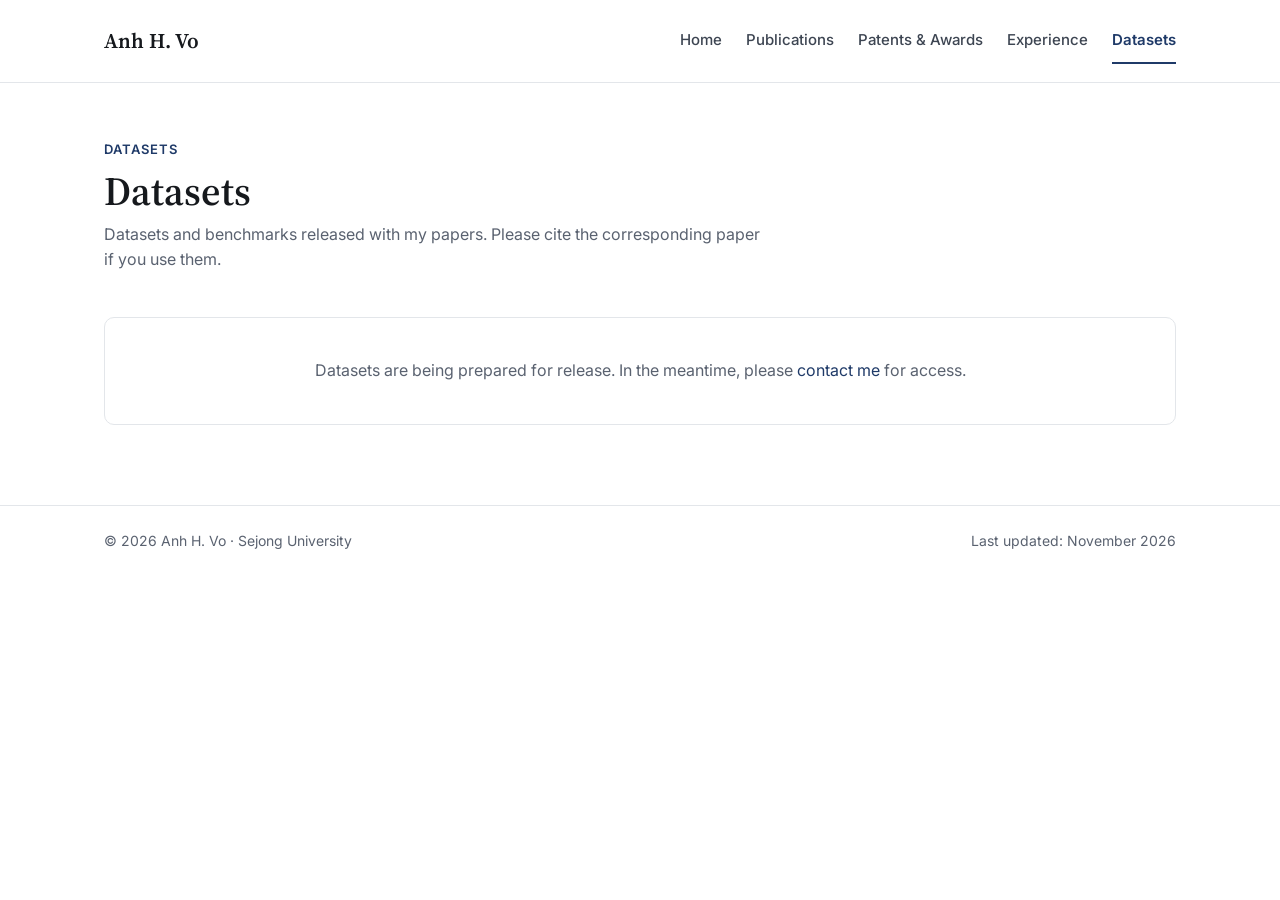
<file: datasets.html>
<!doctype html>
<html lang="en">
<head>
<meta charset="utf-8">
<meta name="viewport" content="width=device-width, initial-scale=1">
<title>Datasets — Anh H. Vo</title>
<meta name="author" content="Anh H. Vo">
<link rel="preconnect" href="https://fonts.googleapis.com">
<link rel="preconnect" href="https://fonts.gstatic.com" crossorigin>
<link href="https://fonts.googleapis.com/css2?family=Source+Serif+4:opsz,wght@8..60,500;8..60,600&amp;family=Inter:wght@400;500;600;700&amp;display=swap" rel="stylesheet">
<link rel="stylesheet" href="assets/css/style.css">
</head>
<body>

<header class="site-header">
  <div class="wrap">
    <a class="brand" href="index.html">Anh H. Vo</a>
    <nav class="site-nav" aria-label="Main">
      <a href="index.html">Home</a>
      <a href="publications.html">Publications</a>
      <a href="patents-awards.html">Patents &amp; Awards</a>
      <a href="experience.html">Experience</a>
      <a href="datasets.html" aria-current="page">Datasets</a>
    </nav>
  </div>
</header>

<main>

  <section class="wrap page-head">
    <p class="kicker">Datasets</p>
    <h1>Datasets</h1>
    <p class="lede">Datasets and benchmarks released with my papers. Please cite the corresponding paper if you use them.</p>
  </section>
  <section class="wrap" style="padding-bottom:64px">

    <!-- ===== Dataset card template: copy this block once per dataset, fill in, and remove the comment marks =====
    <article class="card">
      <p class="kicker" style="margin-bottom:6px">3D Facial Expression · Text–Motion</p>
      <h3>[Dataset name]</h3>
      <p>[One or two sentences: what it contains, how it was collected, what task it supports.]</p>
      <div class="meta">
        <span><b>Size</b> [e.g., 10,000 samples]</span>
        <span><b>Modality</b> [e.g., 3D mesh sequences + text instructions]</span>
        <span><b>License</b> [e.g., CC BY-NC 4.0]</span>
        <span><b>Paper</b> <a href="publications.html">[Venue Year]</a></span>
      </div>
      <div class="plinks">
        <a href="">Download</a>
        <a href="">GitHub</a>
        <a href="">Paper</a>
      </div>
    </article>
    ============================================================================================================== -->

    <article class="card" style="text-align:center;color:var(--muted);padding:40px 24px">
      Datasets are being prepared for release. In the meantime, please <a href="mailto:vohoanganh89@gmail.com">contact me</a> for access.
    </article>
  </section>
</main>

<footer class="site-footer">
  <div class="wrap">
    <span>© 2026 Anh H. Vo · Sejong University</span>
    <span>Last updated: November 2026</span>
  </div>
</footer>
</body>
</html>
</file>
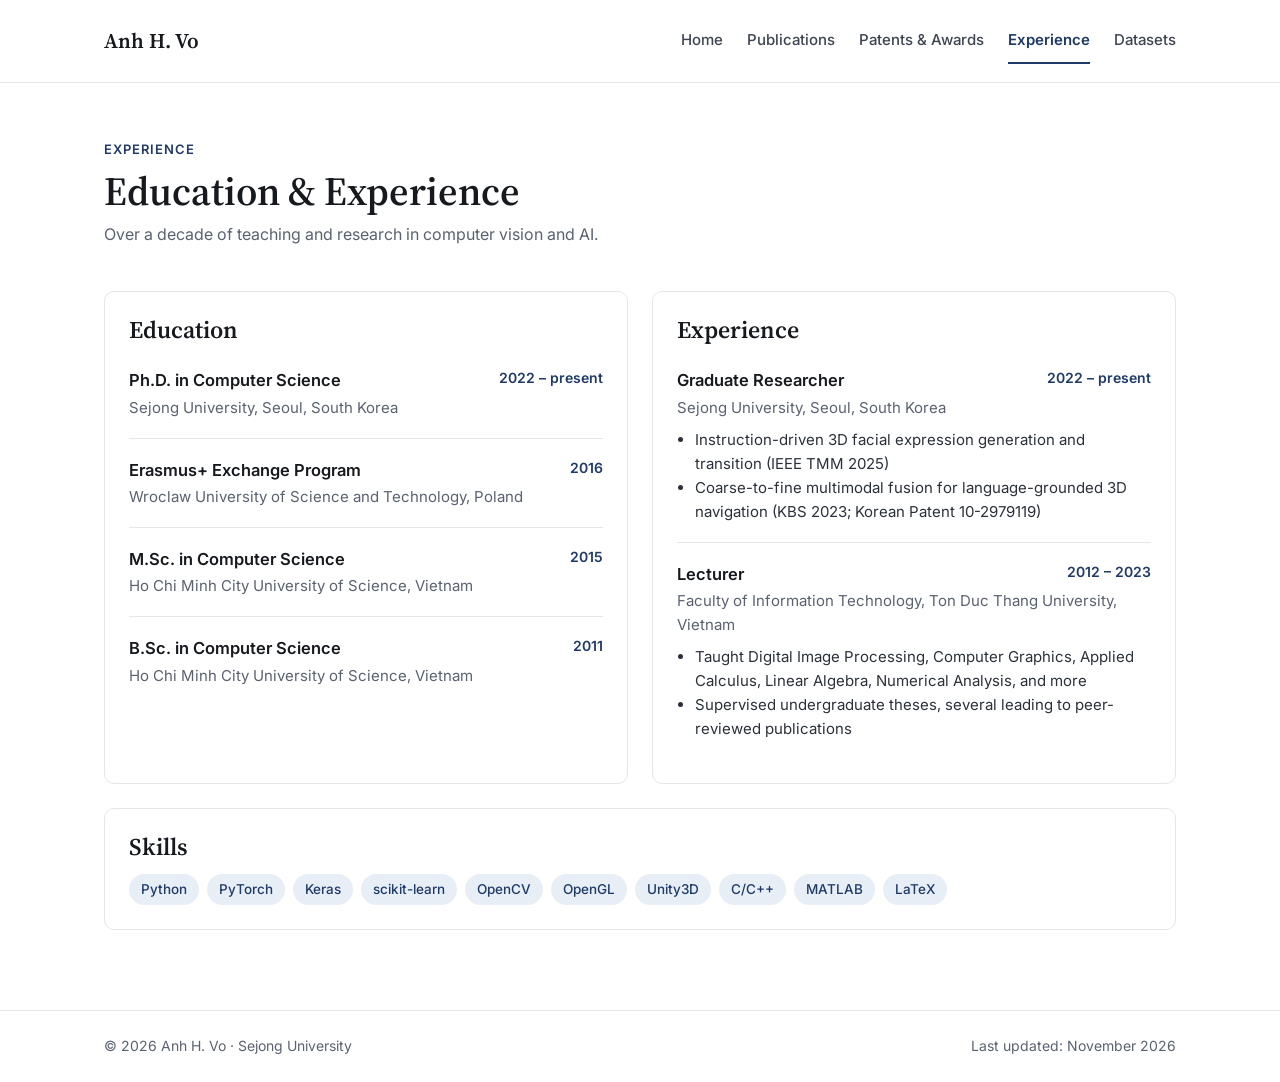
<file: experience.html>
<!doctype html>
<html lang="en">
<head>
<meta charset="utf-8">
<meta name="viewport" content="width=device-width, initial-scale=1">
<title>Experience — Anh H. Vo</title>
<meta name="author" content="Anh H. Vo">
<link rel="preconnect" href="https://fonts.googleapis.com">
<link rel="preconnect" href="https://fonts.gstatic.com" crossorigin>
<link href="https://fonts.googleapis.com/css2?family=Source+Serif+4:opsz,wght@8..60,500;8..60,600&amp;family=Inter:wght@400;500;600;700&amp;display=swap" rel="stylesheet">
<link rel="stylesheet" href="assets/css/style.css">
</head>
<body>

<header class="site-header">
  <div class="wrap">
    <a class="brand" href="index.html">Anh H. Vo</a>
    <nav class="site-nav" aria-label="Main">
      <a href="index.html">Home</a>
      <a href="publications.html">Publications</a>
      <a href="patents-awards.html">Patents &amp; Awards</a>
      <a href="experience.html" aria-current="page">Experience</a>
      <a href="datasets.html">Datasets</a>
    </nav>
  </div>
</header>

<main>

  <section class="wrap page-head">
    <p class="kicker">Experience</p>
    <h1>Education &amp; Experience</h1>
    <p class="lede">Over a decade of teaching and research in computer vision and AI.</p>
  </section>
  <section class="wrap" style="padding-bottom:64px">
    <div class="two-col">
      <div class="card">
        <h2 class="sec" style="font-size:24px;margin-bottom:4px">Education</h2>
        <div class="entry"><span class="what">Ph.D. in Computer Science</span><span class="when">2022 – present</span><span class="where">Sejong University, Seoul, South Korea</span></div>
        <div class="entry"><span class="what">Erasmus+ Exchange Program</span><span class="when">2016</span><span class="where">Wroclaw University of Science and Technology, Poland</span></div>
        <div class="entry"><span class="what">M.Sc. in Computer Science</span><span class="when">2015</span><span class="where">Ho Chi Minh City University of Science, Vietnam</span></div>
        <div class="entry"><span class="what">B.Sc. in Computer Science</span><span class="when">2011</span><span class="where">Ho Chi Minh City University of Science, Vietnam</span></div>
      </div>
      <div class="card">
        <h2 class="sec" style="font-size:24px;margin-bottom:4px">Experience</h2>
        <div class="entry">
          <span class="what">Graduate Researcher</span><span class="when">2022 – present</span>
          <span class="where">Sejong University, Seoul, South Korea</span>
          <ul>
            <li>Instruction-driven 3D facial expression generation and transition (IEEE TMM 2025)</li>
            <li>Coarse-to-fine multimodal fusion for language-grounded 3D navigation (KBS 2023; Korean Patent 10-2979119)</li>
          </ul>
        </div>
        <div class="entry">
          <span class="what">Lecturer</span><span class="when">2012 – 2023</span>
          <span class="where">Faculty of Information Technology, Ton Duc Thang University, Vietnam</span>
          <ul>
            <li>Taught Digital Image Processing, Computer Graphics, Applied Calculus, Linear Algebra, Numerical Analysis, and more</li>
            <li>Supervised undergraduate theses, several leading to peer-reviewed publications</li>
          </ul>
        </div>
      </div>
    </div>
    <div class="card" style="margin-top:8px">
      <h2 class="sec" style="font-size:24px;margin-bottom:12px">Skills</h2>
      <ul class="chips" style="margin:0">
        <li>Python</li><li>PyTorch</li><li>Keras</li><li>scikit-learn</li><li>OpenCV</li><li>OpenGL</li><li>Unity3D</li><li>C/C++</li><li>MATLAB</li><li>LaTeX</li>
      </ul>
    </div>
  </section>
</main>

<footer class="site-footer">
  <div class="wrap">
    <span>© 2026 Anh H. Vo · Sejong University</span>
    <span>Last updated: November 2026</span>
  </div>
</footer>
</body>
</html>
</file>
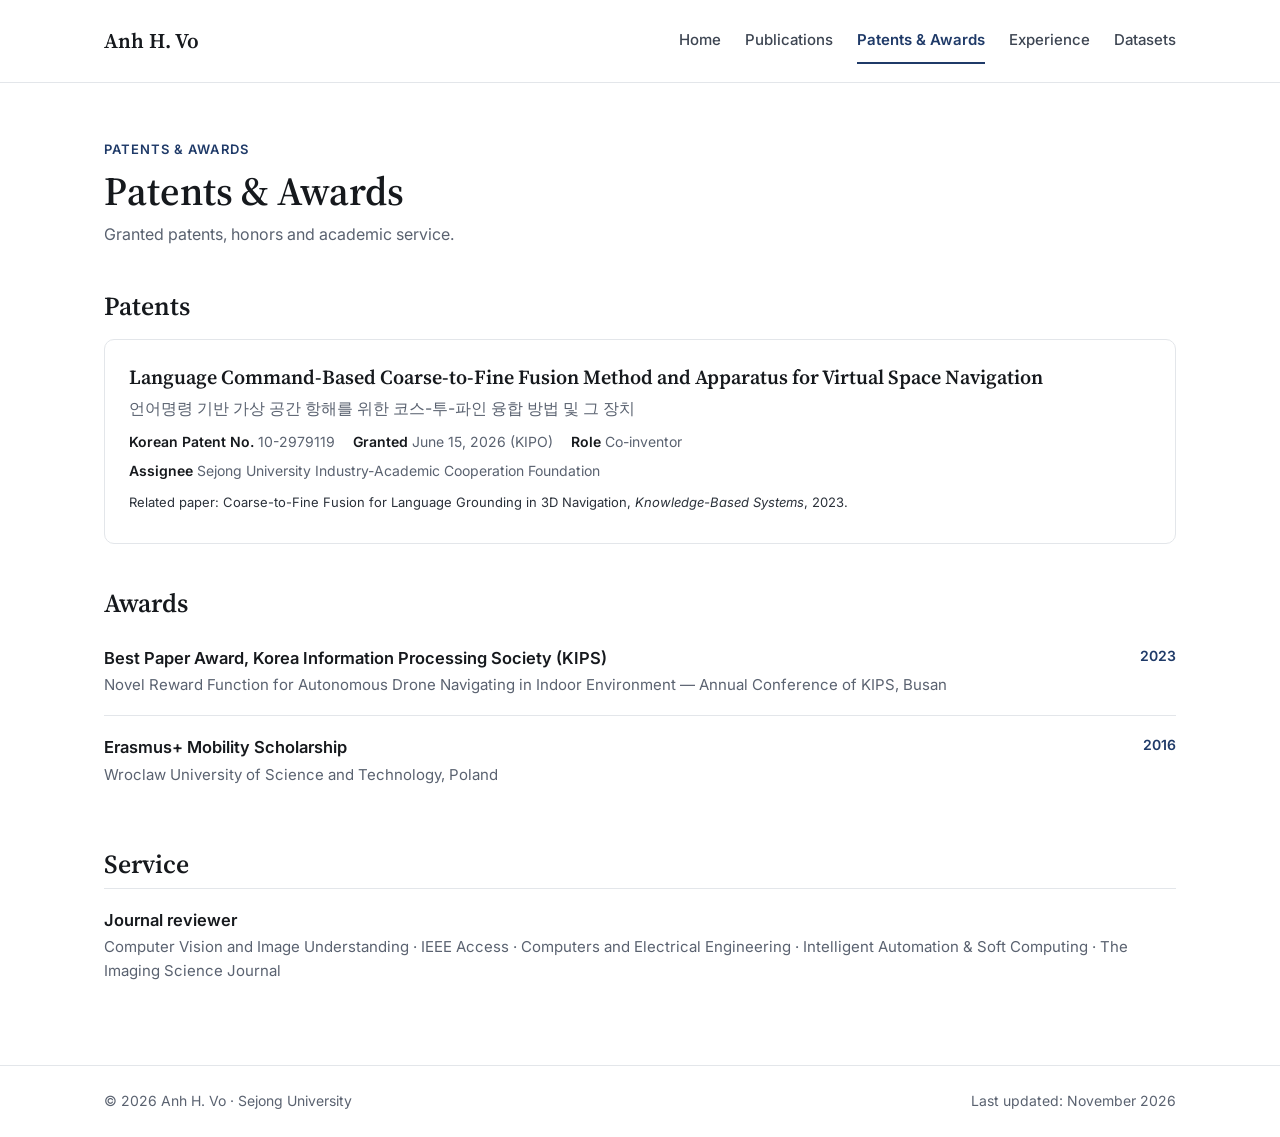
<file: patents-awards.html>
<!doctype html>
<html lang="en">
<head>
<meta charset="utf-8">
<meta name="viewport" content="width=device-width, initial-scale=1">
<title>Patents &amp; Awards — Anh H. Vo</title>
<meta name="author" content="Anh H. Vo">
<link rel="preconnect" href="https://fonts.googleapis.com">
<link rel="preconnect" href="https://fonts.gstatic.com" crossorigin>
<link href="https://fonts.googleapis.com/css2?family=Source+Serif+4:opsz,wght@8..60,500;8..60,600&amp;family=Inter:wght@400;500;600;700&amp;display=swap" rel="stylesheet">
<link rel="stylesheet" href="assets/css/style.css">
</head>
<body>

<header class="site-header">
  <div class="wrap">
    <a class="brand" href="index.html">Anh H. Vo</a>
    <nav class="site-nav" aria-label="Main">
      <a href="index.html">Home</a>
      <a href="publications.html">Publications</a>
      <a href="patents-awards.html" aria-current="page">Patents &amp; Awards</a>
      <a href="experience.html">Experience</a>
      <a href="datasets.html">Datasets</a>
    </nav>
  </div>
</header>

<main>

  <section class="wrap page-head">
    <p class="kicker">Patents &amp; Awards</p>
    <h1>Patents &amp; Awards</h1>
    <p class="lede">Granted patents, honors and academic service.</p>
  </section>
  <section class="wrap" style="padding-bottom:64px">
    <h2 class="sec" style="font-size:26px;margin-bottom:16px">Patents</h2>
    <article class="card">
      <h3>Language Command-Based Coarse-to-Fine Fusion Method and Apparatus for Virtual Space Navigation</h3>
      <p lang="ko" style="color:var(--muted)">언어명령 기반 가상 공간 항해를 위한 코스-투-파인 융합 방법 및 그 장치</p>
      <div class="meta">
        <span><b>Korean Patent No.</b> 10-2979119</span>
        <span><b>Granted</b> June 15, 2026 (KIPO)</span>
        <span><b>Role</b> Co-inventor</span>
        <span><b>Assignee</b> Sejong University Industry-Academic Cooperation Foundation</span>
      </div>
      <p class="note" style="margin-top:10px">Related paper: Coarse-to-Fine Fusion for Language Grounding in 3D Navigation, <em>Knowledge-Based Systems</em>, 2023.</p>
    </article>

    <h2 class="sec" style="font-size:26px;margin:44px 0 8px">Awards</h2>
    <div class="entry">
      <span class="what">Best Paper Award, Korea Information Processing Society (KIPS)</span><span class="when">2023</span>
      <span class="where">Novel Reward Function for Autonomous Drone Navigating in Indoor Environment — Annual Conference of KIPS, Busan</span>
    </div>
    <div class="entry">
      <span class="what">Erasmus+ Mobility Scholarship</span><span class="when">2016</span>
      <span class="where">Wroclaw University of Science and Technology, Poland</span>
    </div>

    <h2 class="sec" style="font-size:26px;margin:44px 0 8px">Service</h2>
    <div class="entry">
      <span class="what">Journal reviewer</span>
      <span class="where">Computer Vision and Image Understanding · IEEE Access · Computers and Electrical Engineering · Intelligent Automation &amp; Soft Computing · The Imaging Science Journal</span>
    </div>
  </section>
</main>

<footer class="site-footer">
  <div class="wrap">
    <span>© 2026 Anh H. Vo · Sejong University</span>
    <span>Last updated: November 2026</span>
  </div>
</footer>
</body>
</html>
</file>
<file: assets/css/style.css>
/* Anh H. Vo — shared site styles (layout follows the Yong-Guk Kim lab site, navy palette) */
:root{
  --accent:#1F3A68;      /* navy */
  --accent-dark:#152A4D;
  --accent-soft:#E8EEF6;
  --accent-tint:#F3F6FB;
  --ink:#16191D;
  --text:#2B313A;
  --muted:#5A6270;
  --nav:#3D4552;
  --line:#E3E6EA;
  --line-strong:#C9D0D9;
  --band:#F6F7F9;
}
*{box-sizing:border-box}
html{scroll-behavior:smooth}
body{margin:0;background:#fff;color:var(--ink);font-family:Inter,system-ui,sans-serif;font-size:16px;line-height:1.6}
a{color:var(--accent);text-decoration:none}
a:hover{color:var(--accent-dark);text-decoration:underline}
.serif{font-family:'Source Serif 4',Georgia,serif}
.wrap{max-width:1120px;margin:0 auto;padding:0 24px}

/* Header */
.site-header{border-bottom:1px solid var(--line);background:#fff}
.site-header .wrap{padding-top:18px;padding-bottom:18px;display:flex;flex-wrap:wrap;align-items:center;justify-content:space-between;gap:12px 32px}
.brand{font-family:'Source Serif 4',Georgia,serif;font-size:21px;font-weight:600;color:var(--ink)}
.brand:hover{color:var(--ink);text-decoration:none}
.site-nav{display:flex;flex-wrap:wrap;gap:4px 24px;font-size:15px;font-weight:500}
.site-nav a{color:var(--nav);padding:10px 0;border-bottom:2px solid transparent}
.site-nav a:hover{color:var(--accent);text-decoration:none}
.site-nav a[aria-current="page"]{color:var(--accent);font-weight:600;border-bottom-color:var(--accent)}

/* Hero */
.hero{padding-top:72px;padding-bottom:64px;display:flex;flex-wrap:wrap;gap:48px;align-items:flex-start}
.hero-side{flex:0 0 250px;text-align:center}
.hero-side img{display:block;margin:0 auto 20px;width:200px;height:200px;object-fit:cover;border-radius:50%;border:4px solid var(--accent-soft)}
.contact{list-style:none;margin:0;padding:0;text-align:left;font-size:14.5px}
.contact li{border-bottom:1px solid var(--line)}
.contact li:last-child{border-bottom:none}
.contact a{display:flex;align-items:center;gap:10px;padding:8px 4px;color:var(--text);overflow-wrap:anywhere}
.contact a:hover{color:var(--accent);text-decoration:none;background:var(--accent-tint)}
.contact i{width:20px;text-align:center;color:var(--accent);flex:0 0 20px}
.hero-body{flex:999 1 480px;min-width:0}
.kicker{margin:0 0 8px;font-size:13px;font-weight:600;letter-spacing:.08em;text-transform:uppercase;color:var(--accent)}
.hero h1{margin:0 0 2px;font-family:'Source Serif 4',Georgia,serif;font-size:48px;line-height:1.1;font-weight:600;letter-spacing:-.01em}
.hero .native{margin:0 0 10px;font-size:16px;color:var(--muted)}
.hero .affil{margin:0 0 4px;font-size:18px;color:var(--nav)}
.hero .loc{margin:0 0 24px;color:var(--muted)}
.hero .bio{margin:0 0 16px;max-width:660px;font-size:17px;color:var(--text)}
.callout{margin:0 0 24px;max-width:660px;padding:12px 16px;border-left:3px solid var(--accent);background:var(--accent-tint);border-radius:0 6px 6px 0;font-size:15px;color:var(--text)}
.btns{display:flex;flex-wrap:wrap;gap:10px}
.btn{display:inline-flex;align-items:center;min-height:44px;padding:0 18px;border-radius:6px;border:1px solid var(--line-strong);color:var(--ink);font-size:15px;font-weight:500}
.btn:hover{border-color:var(--accent);color:var(--accent);text-decoration:none}
.btn.primary{background:var(--accent);border-color:var(--accent);color:#fff}
.btn.primary:hover{background:var(--accent-dark);color:#fff}
.chips{display:flex;flex-wrap:wrap;gap:8px;list-style:none;margin:0 0 28px;padding:0}
.chips li{font-size:13.5px;font-weight:500;background:var(--accent-soft);color:var(--accent);padding:5px 12px;border-radius:999px}

/* Sections */
.band{background:var(--band);border-top:1px solid var(--line);border-bottom:1px solid var(--line)}
.section{padding-top:64px;padding-bottom:64px}
.page-head{padding-top:56px;padding-bottom:8px}
.page-head h1{margin:0 0 8px;font-family:'Source Serif 4',Georgia,serif;font-size:40px;font-weight:600;line-height:1.15}
h2.sec{margin:0 0 8px;font-family:'Source Serif 4',Georgia,serif;font-size:32px;font-weight:600;line-height:1.2}
.lede{margin:0 0 36px;color:var(--muted);max-width:660px}
.more{margin:36px 0 0;font-size:15px;font-weight:500}
.note{font-size:13px;color:var(--muted)}

/* Paper cards */
.paper-list{display:flex;flex-direction:column;gap:16px}
.paper{display:grid;grid-template-columns:300px minmax(0,1fr);gap:28px;align-items:start;background:#fff;border:1px solid var(--line);border-radius:10px;padding:20px 22px}
.venue{align-self:start;text-align:center;background:var(--accent);color:#fff;border-radius:6px;padding:8px 6px;font-size:12px;font-weight:700;line-height:1.35;letter-spacing:.02em}
.venue span{display:block;font-weight:500;opacity:.85}
.paper h3{margin:0 0 6px;font-family:'Source Serif 4',Georgia,serif;font-size:20px;font-weight:600;line-height:1.3;color:var(--ink)}
.paper .authors{margin:0 0 2px;font-size:15px;color:var(--text)}
.paper .where{margin:0;font-size:14.5px;color:var(--muted);font-style:italic}
.me{font-weight:600;color:var(--ink);text-decoration:underline;text-underline-offset:2px}
.plinks{display:flex;flex-wrap:wrap;gap:8px;margin-top:12px}
.plinks a{display:inline-flex;align-items:center;min-height:32px;padding:0 12px;border:1px solid var(--line-strong);border-radius:6px;font-size:13.5px;font-weight:500;color:var(--ink)}
.plinks a:hover{border-color:var(--accent);color:var(--accent);text-decoration:none}
.plinks a[href=""]{display:none}
.plinks button{display:inline-flex;align-items:center;min-height:32px;padding:0 12px;border:1px solid var(--line-strong);border-radius:6px;background:#fff;font:inherit;font-size:13.5px;font-weight:500;color:var(--ink);cursor:pointer}
.plinks button:hover,.plinks button[aria-expanded="true"]{border-color:var(--accent);color:var(--accent)}
.plinks button[aria-expanded="true"]{background:var(--accent-soft)}
.plinks.sm{gap:6px;margin-top:8px}
.plinks.sm a,.plinks.sm button{min-height:26px;padding:0 10px;font-size:12.5px}
.bib{position:relative;margin-top:10px}
.bib pre{margin:0;padding:14px 16px;padding-right:72px;background:#F6F8FB;border:1px solid var(--line);border-radius:6px;font:12.5px/1.55 ui-monospace,SFMono-Regular,Menlo,Consolas,monospace;color:var(--text);white-space:pre-wrap;overflow-wrap:anywhere}
.bib-copy{position:absolute;top:8px;right:8px;padding:3px 10px;border:1px solid var(--line-strong);border-radius:4px;background:#fff;font:inherit;font-size:12px;font-weight:600;color:var(--accent);cursor:pointer}
.bib-copy:hover{border-color:var(--accent)}
.tag{display:inline-block;margin-left:6px;font-size:12px;font-weight:600;font-style:normal;color:#8a5a00;background:#fff4d6;padding:1px 8px;border-radius:4px;vertical-align:1px}

.venue-tag{display:inline-block;margin:0 0 10px;padding:3px 10px;border-radius:4px;background:var(--accent);color:#fff;font-size:12px;font-weight:700;letter-spacing:.04em}
/* Paper media (image / demo video) */
.pm-media{margin:0;min-width:0}
.pm-media video,.pm-media .pm-img,.pm-ph{display:block;width:100%;aspect-ratio:16/9;object-fit:cover;border-radius:6px;background:#0F1115}
.pm-media .pm-img{background:#fff;border:1px solid var(--line);object-fit:contain}
.pm-media.is-image video{display:none!important}
.pm-media:not(.is-image) .pm-img,.pm-media .pm-img[hidden]{display:none!important}
.pm-ph{display:none;flex-direction:column;gap:8px;align-items:center;justify-content:center;background:linear-gradient(135deg,var(--accent-tint) 0%,#EEF1F5 100%);border:1px dashed var(--line-strong);color:var(--accent);font-size:13px;font-weight:500}
.pm-ph i{font-size:28px;opacity:.8}
.pm-media.no-media video,.pm-media.no-media .pm-img{display:none!important}
.pm-media.no-media .pm-ph{display:flex}
.pm-media.no-media figcaption{display:none}
.pm-media figcaption{display:flex;align-items:flex-start;justify-content:space-between;gap:12px;margin-top:8px;font-size:13px;color:var(--muted);line-height:1.45}
.pm-dots{display:flex;flex-wrap:wrap;justify-content:flex-end;gap:6px;flex:0 0 auto;max-width:45%;padding-top:4px}
.pm-dots button{width:8px;height:8px;padding:0;border:0;border-radius:50%;background:var(--line-strong);cursor:pointer}
.pm-dots button[aria-current="true"]{background:var(--accent);width:20px;border-radius:4px}
.pm-dots button:focus-visible{outline:2px solid var(--accent);outline-offset:2px}

/* Collapsible publication groups */
.sgroup{background:#fff;border:1px solid var(--line);border-radius:10px;margin-bottom:16px;overflow:hidden}
.sgroup summary{list-style:none;display:flex;align-items:center;justify-content:space-between;gap:16px;padding:18px 24px;cursor:pointer}
.sgroup summary::-webkit-details-marker{display:none}
.sgroup summary:hover{background:var(--accent-tint)}
.sgroup summary:focus-visible{outline:2px solid var(--accent);outline-offset:2px}
.sgroup summary h2{margin:0;font-family:'Source Serif 4',Georgia,serif;font-size:22px;font-weight:600}
.sgroup .count{font-size:13px;font-weight:600;color:var(--accent);background:var(--accent-soft);padding:2px 10px;border-radius:999px;margin-left:10px;vertical-align:3px;font-family:Inter,system-ui,sans-serif}
.sgroup .chev{transition:transform .2s ease;flex:0 0 auto}
.sgroup[open] .chev{transform:rotate(180deg)}
.sgroup[open] summary{border-bottom:1px solid var(--line)}
.sgroup ol{margin:0;padding:8px 24px 12px 56px}
.sgroup ol li{padding:12px 0;border-top:1px solid var(--line);font-size:15px;color:var(--text)}
.sgroup ol li:first-child{border-top:none}
.sgroup ol li::marker{color:var(--muted);font-size:13px;font-weight:600}
.sgroup em{color:var(--ink)}

/* Generic cards & timeline */
.card{background:#fff;border:1px solid var(--line);border-radius:10px;padding:24px;margin-bottom:16px}
.card h3{margin:0 0 6px;font-family:'Source Serif 4',Georgia,serif;font-size:20px;font-weight:600;line-height:1.3}
.card p{margin:0 0 6px;color:var(--text)}
.meta{display:flex;flex-wrap:wrap;gap:6px 18px;margin-top:10px;font-size:14px;color:var(--muted)}
.meta b{color:var(--ink);font-weight:600}
.entry{display:grid;grid-template-columns:minmax(0,1fr) auto;gap:2px 24px;padding:18px 0;border-top:1px solid var(--line)}
.entry:first-of-type{border-top:none}
.entry .what{font-weight:600;font-size:16.5px}
.entry .when{font-size:14px;font-weight:600;color:var(--accent);white-space:nowrap}
.entry .where{grid-column:1/-1;color:var(--muted);font-size:15px}
.entry ul{grid-column:1/-1;margin:6px 0 0;padding-left:1.2em;font-size:15px;color:var(--text)}
.two-col{display:grid;grid-template-columns:repeat(2,minmax(0,1fr));gap:24px}

/* Footer */
.site-footer{border-top:1px solid var(--line)}
.site-footer .wrap{padding-top:24px;padding-bottom:24px;display:flex;flex-wrap:wrap;justify-content:space-between;gap:8px 24px;font-size:14px;color:var(--muted)}

@media (max-width:860px){
  .hero{padding-top:40px;padding-bottom:44px;gap:28px}
  .hero h1{font-size:38px}
  .hero-side{flex:1 1 100%}
  .hero-side img{width:168px;height:168px}
  .contact{max-width:340px;margin:0 auto}
  .paper{grid-template-columns:1fr;gap:16px;padding:18px}
  .two-col{grid-template-columns:1fr}
  .sgroup ol{padding-left:44px;padding-right:16px}
}
</file>
